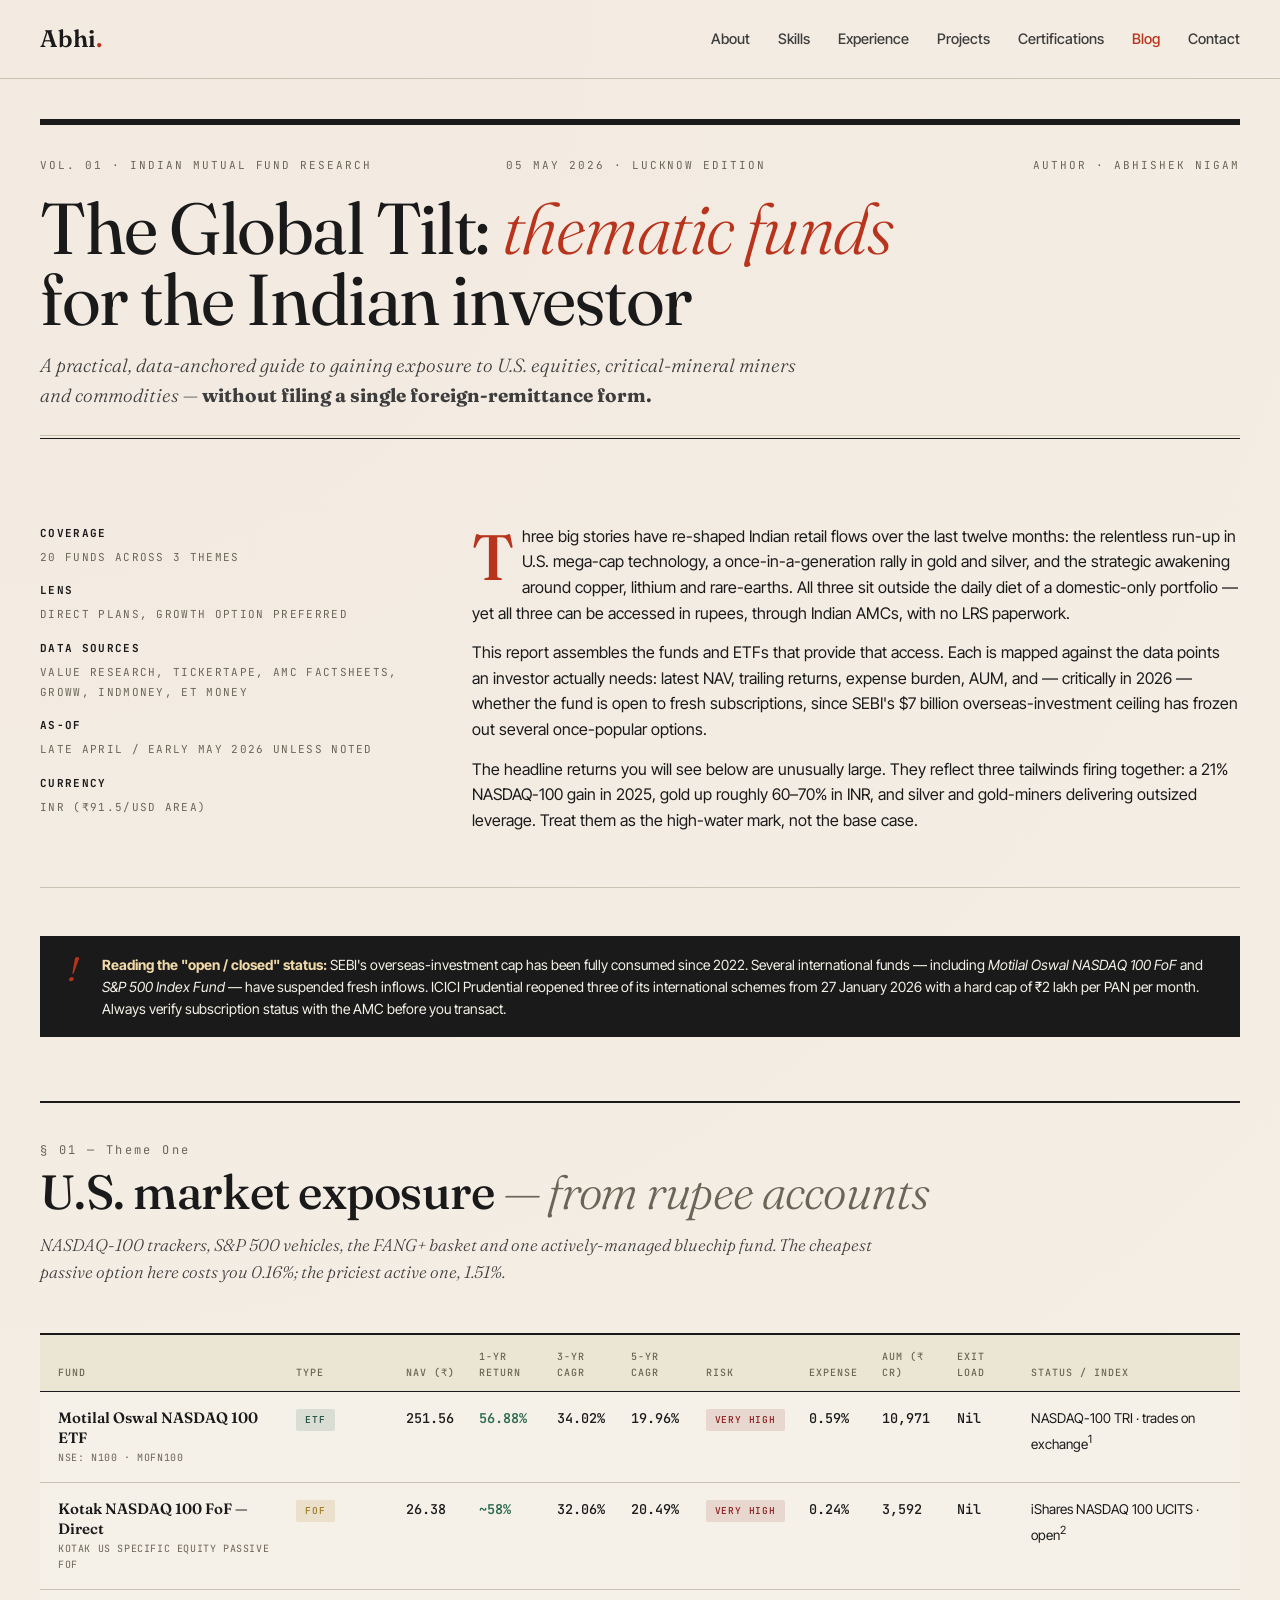
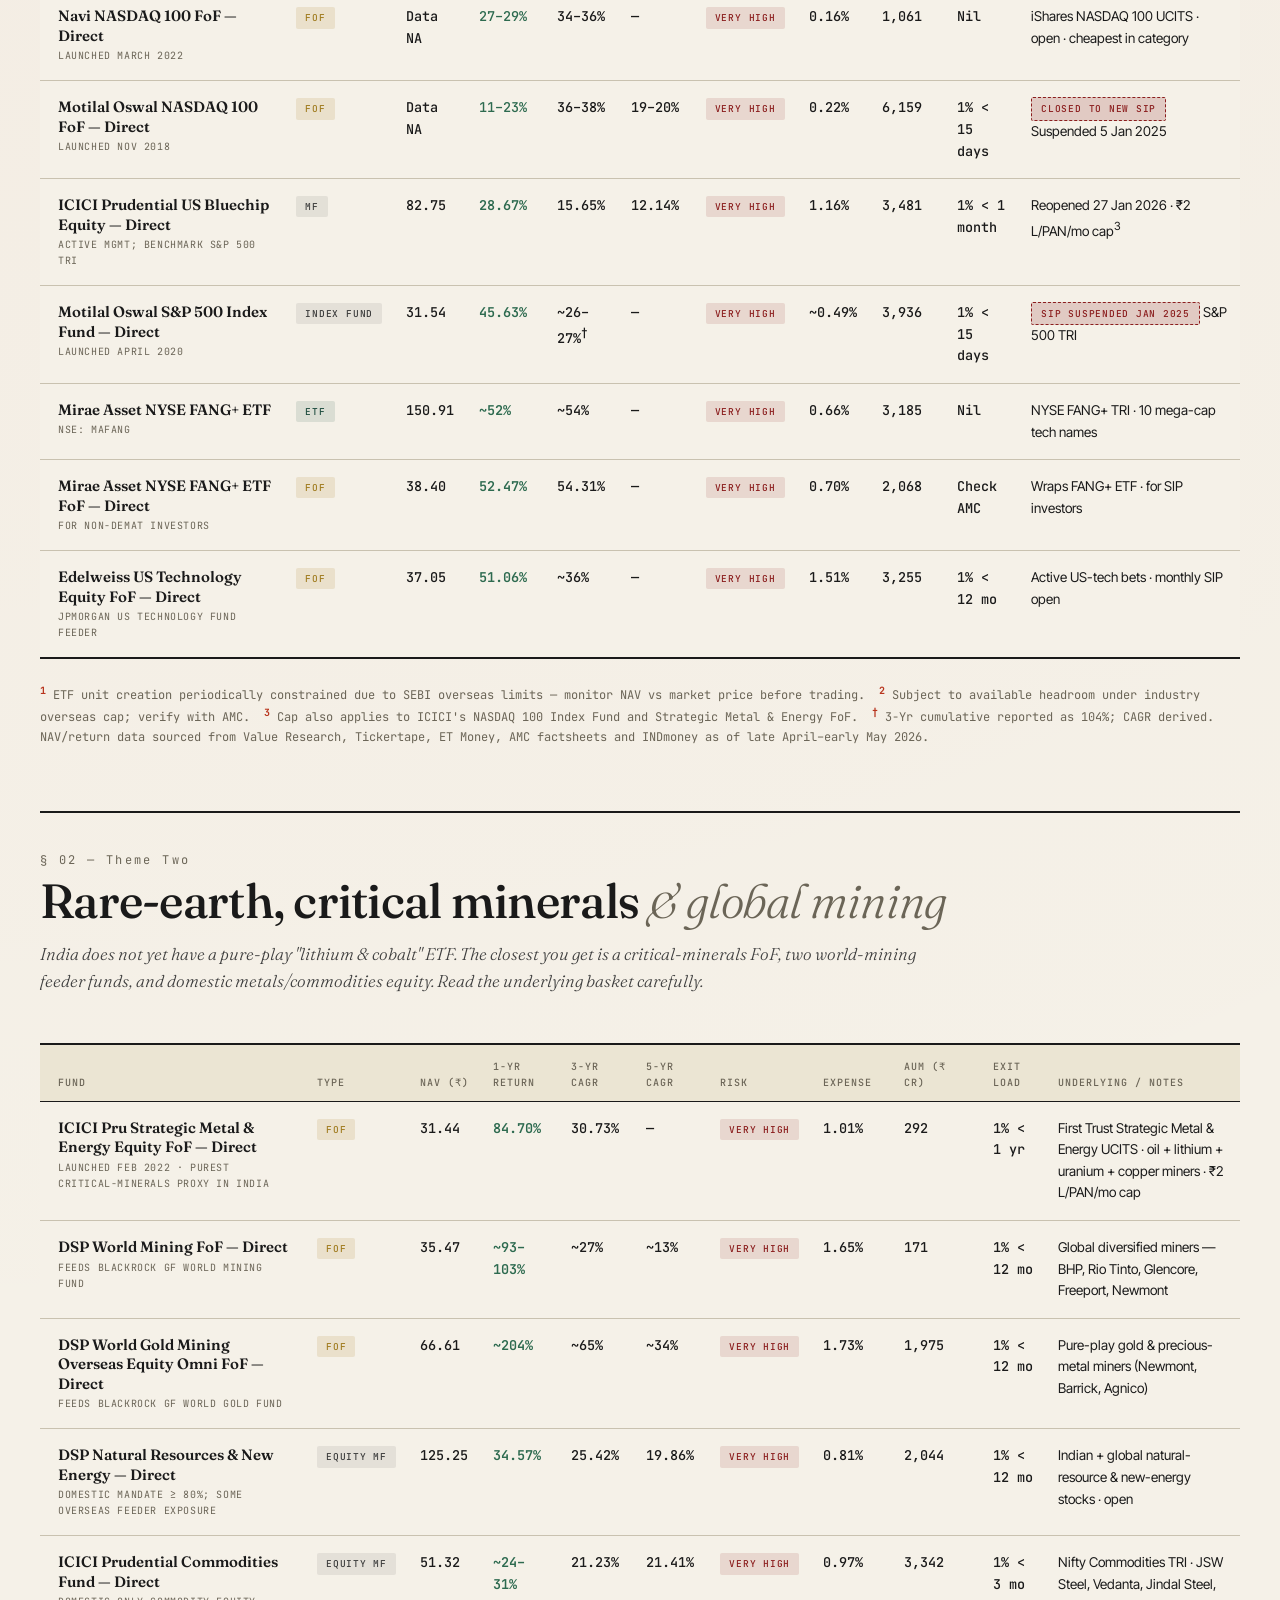
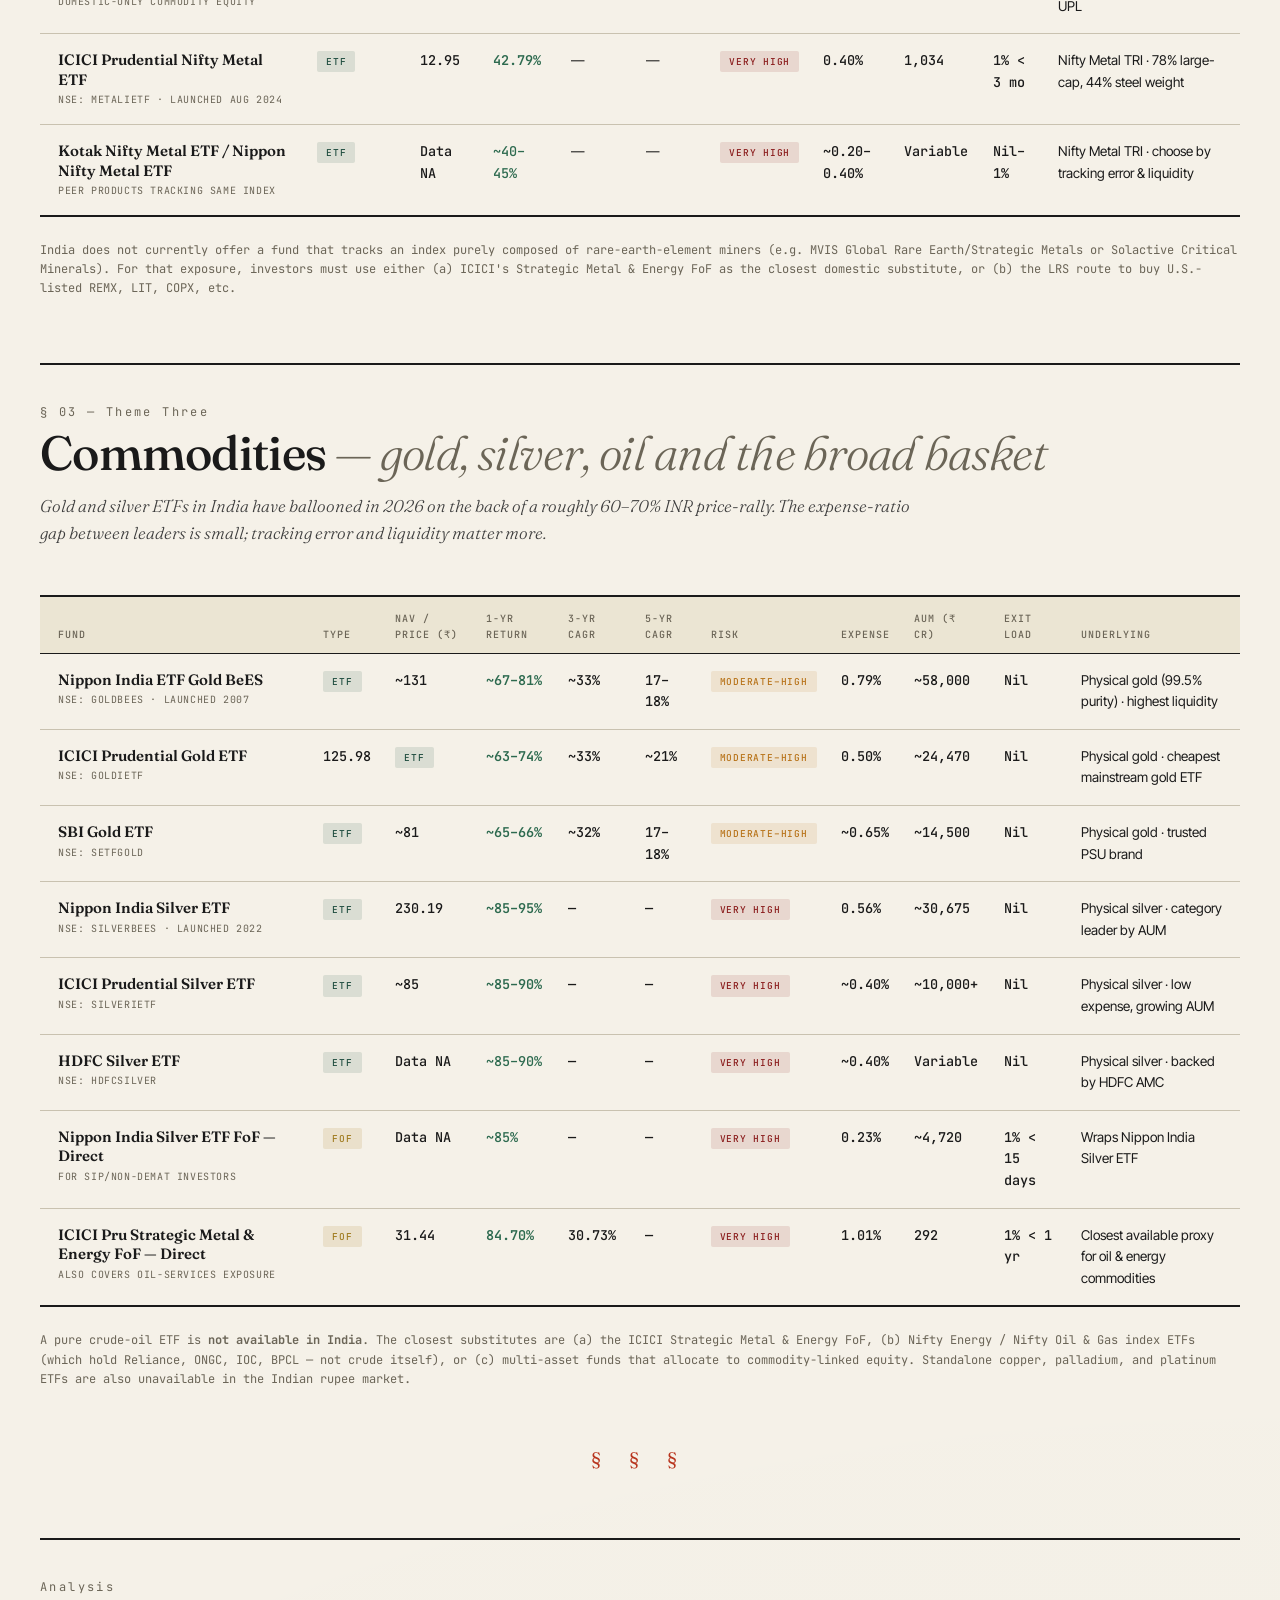
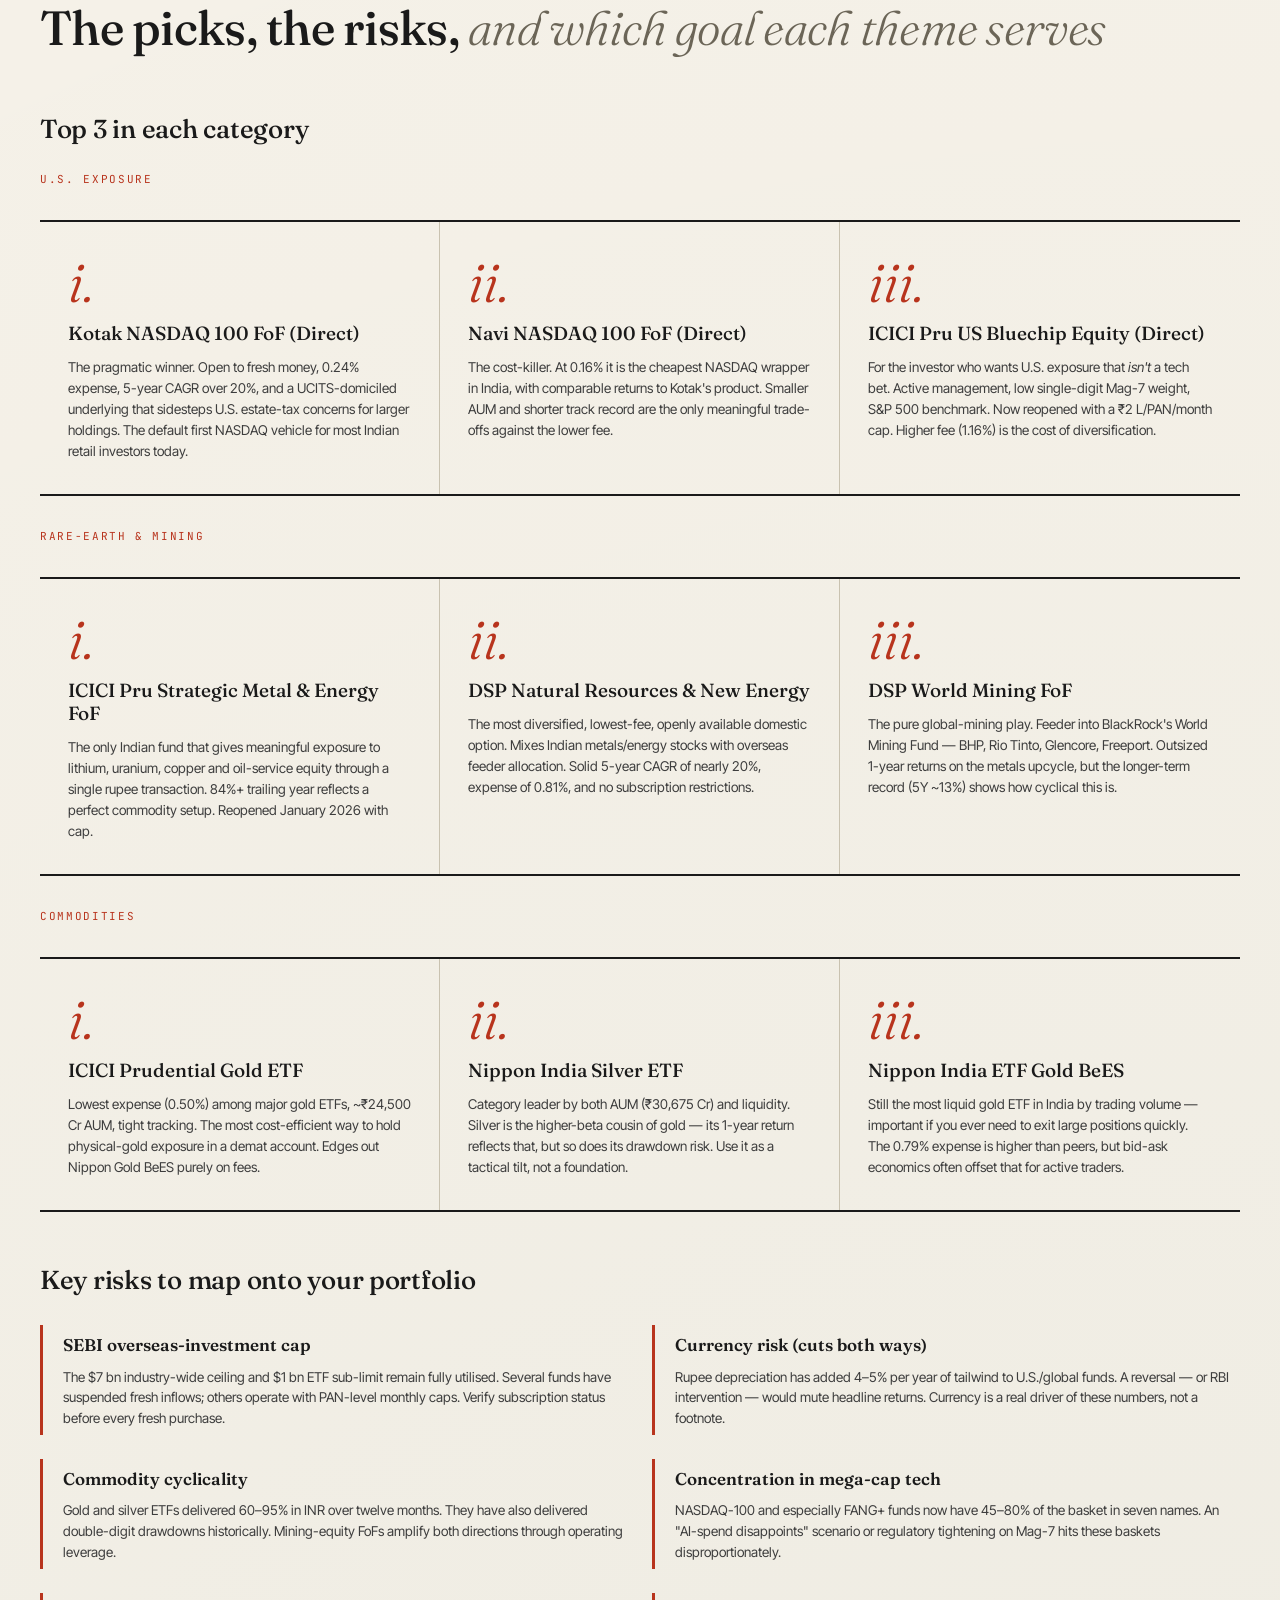
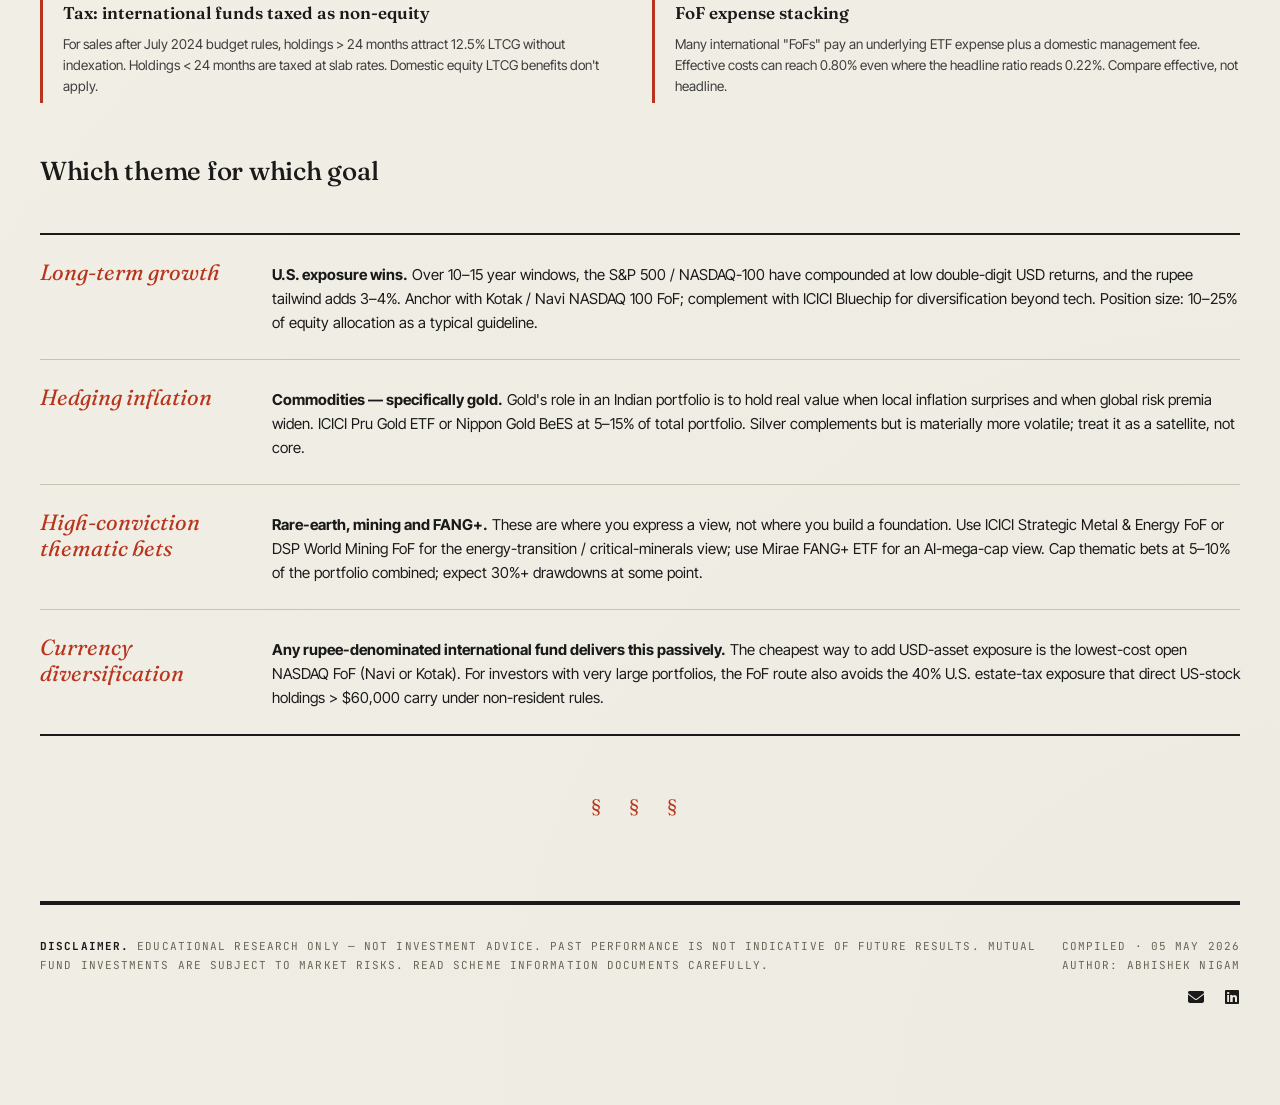
<file: blog.html>
<!DOCTYPE html>
<html lang="en">
<head>
<meta charset="UTF-8">
<meta name="viewport" content="width=device-width, initial-scale=1.0">
<title>Thematic Funds for Indian Investors — May 2026</title>
<link rel="preconnect" href="https://fonts.googleapis.com">
<link rel="preconnect" href="https://fonts.gstatic.com" crossorigin>
<link href="https://fonts.googleapis.com/css2?family=Fraunces:opsz,wght@9..144,300;9..144,400;9..144,500;9..144,600;9..144,700&family=JetBrains+Mono:wght@400;500&family=Inter+Tight:wght@400;500;600;700&display=swap" rel="stylesheet">
<link rel="stylesheet" href="https://cdnjs.cloudflare.com/ajax/libs/font-awesome/6.4.0/css/all.min.css">
<style>
  :root {
    --paper: #f5f1e8;
    --paper-2: #ebe5d3;
    --ink: #1a1a1a;
    --ink-soft: #3d3d3d;
    --muted: #6b6557;
    --line: #c9c2b0;
    --line-strong: #1a1a1a;
    --accent: #b8341d;
    --accent-2: #1f4d3f;
    --gold: #a07b1f;
    --low: #2d6a4f;
    --mod: #b8741b;
    --high: #c44515;
    --very-high: #8b1e1e;
  }
  * { box-sizing: border-box; margin: 0; padding: 0; }
  html { scroll-behavior: smooth; }
  body {
    font-family: 'Inter Tight', sans-serif;
    background: var(--paper);
    color: var(--ink);
    line-height: 1.6;
    font-size: 15px;
    background-image:
      radial-gradient(circle at 0% 0%, rgba(184, 52, 29, 0.04) 0%, transparent 40%),
      radial-gradient(circle at 100% 100%, rgba(31, 77, 63, 0.04) 0%, transparent 40%);
  }

  /* INTEGRATED PORTFOLIO NAVIGATION */
  .portfolio-nav {
    display: flex;
    justify-content: space-between;
    align-items: center;
    padding: 20px 40px;
    border-bottom: 1px solid var(--line);
    background: transparent;
  }
  .portfolio-nav-logo a {
    font-family: 'Fraunces', serif;
    font-size: 24px;
    font-weight: 600;
    color: var(--ink);
    text-decoration: none;
  }
  .portfolio-nav-logo span { color: var(--accent); }
  .portfolio-nav-links {
    display: flex;
    list-style: none;
    gap: 28px;
  }
  .portfolio-nav-links a {
    font-family: 'Inter Tight', sans-serif;
    font-size: 14.5px;
    font-weight: 500;
    color: var(--ink-soft);
    text-decoration: none;
    transition: color 0.2s ease;
  }
  .portfolio-nav-links a:hover,
  .portfolio-nav-links a.active {
    color: var(--accent);
  }

  .container { max-width: 1280px; margin: 0 auto; padding: 40px 40px 60px; }

  /* MASTHEAD */
  .masthead {
    border-top: 6px solid var(--ink);
    border-bottom: 1px solid var(--line);
    padding: 32px 0 24px;
    margin-bottom: 48px;
    position: relative;
  }
  .masthead::after {
    content: ""; position: absolute; bottom: -4px; left: 0; right: 0;
    height: 1px; background: var(--ink);
  }
  .eyebrow {
    font-family: 'JetBrains Mono', monospace;
    font-size: 11px;
    text-transform: uppercase;
    letter-spacing: 0.18em;
    color: var(--muted);
    margin-bottom: 18px;
    display: flex;
    justify-content: space-between;
    flex-wrap: wrap;
    gap: 12px;
  }
  .masthead h1 {
    font-family: 'Fraunces', serif;
    font-weight: 400;
    font-size: clamp(40px, 6vw, 72px);
    line-height: 0.98;
    letter-spacing: -0.02em;
    margin-bottom: 16px;
  }
  .masthead h1 em {
    font-style: italic;
    font-weight: 300;
    color: var(--accent);
  }
  .deck {
    font-family: 'Fraunces', serif;
    font-size: 19px;
    font-weight: 300;
    color: var(--ink-soft);
    max-width: 780px;
    margin-top: 12px;
    font-style: italic;
  }

  /* INTRO */
  .intro {
    display: grid;
    grid-template-columns: 1fr 2fr;
    gap: 48px;
    padding: 40px 0;
    border-bottom: 1px solid var(--line);
    margin-bottom: 48px;
  }
  .intro-side {
    font-family: 'JetBrains Mono', monospace;
    font-size: 11px;
    text-transform: uppercase;
    letter-spacing: 0.12em;
    color: var(--muted);
    line-height: 1.8;
  }
  .intro-side strong { color: var(--ink); display: block; margin-bottom: 4px; }
  .intro-body p { margin-bottom: 14px; font-size: 16px; }
  .intro-body p:first-child::first-letter {
    font-family: 'Fraunces', serif;
    font-size: 64px;
    float: left;
    line-height: 0.9;
    margin: 4px 8px -4px 0;
    font-weight: 500;
    color: var(--accent);
  }

  /* WARNING BAR */
  .warn {
    background: var(--ink);
    color: var(--paper);
    padding: 18px 28px;
    margin: 32px 0;
    display: flex;
    gap: 24px;
    align-items: flex-start;
    font-size: 14px;
    line-height: 1.55;
  }
  .warn-icon {
    font-family: 'Fraunces', serif;
    font-size: 32px;
    line-height: 1;
    color: var(--accent);
    font-style: italic;
    font-weight: 400;
    flex-shrink: 0;
  }
  .warn strong { color: #f0d9a8; }

  /* SECTION HEADER */
  .section-num {
    font-family: 'JetBrains Mono', monospace;
    font-size: 12px;
    color: var(--muted);
    letter-spacing: 0.2em;
    margin-bottom: 6px;
  }
  .section-head {
    border-top: 2px solid var(--ink);
    padding: 38px 0 24px;
    margin-top: 64px;
    margin-bottom: 24px;
  }
  .section-head h2 {
    font-family: 'Fraunces', serif;
    font-size: clamp(32px, 4vw, 48px);
    font-weight: 500;
    letter-spacing: -0.015em;
    line-height: 1.05;
  }
  .section-head h2 .quiet { font-weight: 300; color: var(--muted); font-style: italic; }
  .section-summary {
    font-family: 'Fraunces', serif;
    font-style: italic;
    font-weight: 300;
    font-size: 17px;
    color: var(--ink-soft);
    margin-top: 14px;
    max-width: 880px;
  }

  /* TABLE */
  .table-wrap {
    overflow-x: auto;
    margin: 24px 0;
    border-top: 2px solid var(--ink);
    border-bottom: 2px solid var(--ink);
    background: var(--paper);
  }
  table {
    width: 100%;
    border-collapse: collapse;
    font-size: 13.5px;
    min-width: 1100px;
  }
  thead th {
    font-family: 'JetBrains Mono', monospace;
    font-size: 10px;
    text-transform: uppercase;
    letter-spacing: 0.1em;
    color: var(--muted);
    text-align: left;
    padding: 14px 12px 10px;
    border-bottom: 1px solid var(--line-strong);
    vertical-align: bottom;
    font-weight: 500;
    background: var(--paper-2);
  }
  thead th:first-child { padding-left: 18px; }
  tbody td {
    padding: 16px 12px;
    border-bottom: 1px solid var(--line);
    vertical-align: top;
  }
  tbody td:first-child { padding-left: 18px; }
  tbody tr:last-child td { border-bottom: none; }
  tbody tr:hover { background: rgba(184, 52, 29, 0.03); }
  .fund-name {
    font-weight: 600;
    font-family: 'Fraunces', serif;
    font-size: 15px;
    line-height: 1.3;
    color: var(--ink);
  }
  .fund-sub {
    font-family: 'JetBrains Mono', monospace;
    font-size: 10px;
    color: var(--muted);
    text-transform: uppercase;
    letter-spacing: 0.06em;
    margin-top: 3px;
  }
  .num {
    font-family: 'JetBrains Mono', monospace;
    font-variant-numeric: tabular-nums;
    font-weight: 500;
  }
  .num-pos { color: var(--low); }
  .num-bold { font-weight: 600; }
  .pill {
    display: inline-block;
    padding: 3px 9px;
    font-family: 'JetBrains Mono', monospace;
    font-size: 9.5px;
    text-transform: uppercase;
    letter-spacing: 0.08em;
    font-weight: 500;
    border-radius: 2px;
    white-space: nowrap;
  }
  .pill-low { background: rgba(45, 106, 79, 0.12); color: var(--low); }
  .pill-mod { background: rgba(184, 116, 27, 0.12); color: var(--mod); }
  .pill-high { background: rgba(196, 69, 21, 0.12); color: var(--high); }
  .pill-very-high { background: rgba(139, 30, 30, 0.12); color: var(--very-high); }
  .pill-etf { background: rgba(31, 77, 63, 0.12); color: var(--accent-2); }
  .pill-fof { background: rgba(160, 123, 31, 0.14); color: var(--gold); }
  .pill-mf { background: rgba(26, 26, 26, 0.08); color: var(--ink-soft); }
  .pill-closed { background: rgba(139, 30, 30, 0.18); color: var(--very-high); border: 1px dashed var(--very-high); }
  .footnote {
    font-size: 12px;
    color: var(--muted);
    font-family: 'JetBrains Mono', monospace;
    margin-top: 8px;
    line-height: 1.6;
  }
  .footnote sup { color: var(--accent); font-weight: 700; }

  /* PICKS */
  .picks {
    display: grid;
    grid-template-columns: repeat(3, 1fr);
    gap: 0;
    margin: 32px 0;
    border-top: 2px solid var(--ink);
    border-bottom: 2px solid var(--ink);
  }
  .pick {
    padding: 32px 28px;
    border-right: 1px solid var(--line);
    position: relative;
  }
  .pick:last-child { border-right: none; }
  .pick-rank {
    font-family: 'Fraunces', serif;
    font-style: italic;
    font-weight: 300;
    font-size: 56px;
    line-height: 1;
    color: var(--accent);
    margin-bottom: 12px;
  }
  .pick h4 {
    font-family: 'Fraunces', serif;
    font-size: 19px;
    font-weight: 500;
    line-height: 1.2;
    margin-bottom: 12px;
  }
  .pick p {
    font-size: 13.5px;
    color: var(--ink-soft);
    line-height: 1.55;
  }

  /* ANALYSIS GRID */
  .analysis-grid {
    display: grid;
    grid-template-columns: 1fr 1fr;
    gap: 56px;
    margin: 40px 0;
  }
  .analysis-block {
    border-top: 1px solid var(--line-strong);
    padding-top: 20px;
  }
  .analysis-block h3 {
    font-family: 'Fraunces', serif;
    font-size: 24px;
    font-weight: 500;
    margin-bottom: 14px;
    line-height: 1.2;
  }
  .analysis-block p { margin-bottom: 12px; font-size: 14.5px; }
  .analysis-block .label {
    font-family: 'JetBrains Mono', monospace;
    font-size: 10px;
    text-transform: uppercase;
    letter-spacing: 0.12em;
    color: var(--accent);
    font-weight: 600;
    margin-right: 6px;
  }

  /* USE CASE TABLE */
  .use-cases {
    margin: 40px 0;
    border-top: 2px solid var(--ink);
    border-bottom: 2px solid var(--ink);
  }
  .use-case {
    display: grid;
    grid-template-columns: 200px 1fr;
    padding: 24px 0;
    border-bottom: 1px solid var(--line);
    gap: 32px;
    align-items: baseline;
  }
  .use-case:last-child { border-bottom: none; }
  .use-case-goal {
    font-family: 'Fraunces', serif;
    font-style: italic;
    font-size: 22px;
    font-weight: 400;
    color: var(--accent);
    line-height: 1.2;
  }
  .use-case-text { font-size: 15px; line-height: 1.6; }
  .use-case-text strong { color: var(--ink); }

  /* RISK CARDS */
  .risk-grid {
    display: grid;
    grid-template-columns: repeat(2, 1fr);
    gap: 24px;
    margin-top: 24px;
  }
  .risk-card {
    border-left: 3px solid var(--accent);
    padding: 6px 0 6px 20px;
  }
  .risk-card h5 {
    font-family: 'Fraunces', serif;
    font-size: 17px;
    font-weight: 600;
    margin-bottom: 8px;
  }
  .risk-card p {
    font-size: 13.5px;
    color: var(--ink-soft);
    line-height: 1.55;
  }

  /* FOOTER */
  .colophon {
    margin-top: 80px;
    padding: 32px 0;
    border-top: 4px solid var(--ink);
    font-family: 'JetBrains Mono', monospace;
    font-size: 11px;
    text-transform: uppercase;
    letter-spacing: 0.1em;
    color: var(--muted);
    display: flex;
    justify-content: space-between;
    flex-wrap: wrap;
    gap: 16px;
    line-height: 1.8;
  }
  .colophon-links a {
    color: var(--ink);
    font-size: 16px;
    margin-left: 12px;
    text-decoration: none;
    transition: color 0.2s;
  }
  .colophon-links a:hover { color: var(--accent); }
  .colophon strong { color: var(--ink); }

  /* small ornament */
  .ornament {
    text-align: center;
    margin: 56px 0;
    font-family: 'Fraunces', serif;
    color: var(--accent);
    letter-spacing: 12px;
    font-size: 18px;
  }

  @media (max-width: 900px) {
    .portfolio-nav { flex-direction: column; gap: 16px; padding: 20px; }
    .portfolio-nav-links { flex-wrap: wrap; justify-content: center; gap: 16px; }
    .container { padding: 32px 20px; }
    .intro { grid-template-columns: 1fr; gap: 24px; }
    .picks { grid-template-columns: 1fr; }
    .pick { border-right: none; border-bottom: 1px solid var(--line); }
    .pick:last-child { border-bottom: none; }
    .analysis-grid { grid-template-columns: 1fr; gap: 32px; }
    .use-case { grid-template-columns: 1fr; gap: 4px; }
    .risk-grid { grid-template-columns: 1fr; }
  }
</style>
</head>
<body>

<!-- INTEGRATED NAVIGATION HEADER -->
<nav class="portfolio-nav">
  <div class="portfolio-nav-logo">
      <a href="index.html">Abhi<span>.</span></a>
  </div>
  <ul class="portfolio-nav-links">
      <li><a href="index.html#about">About</a></li>
      <li><a href="index.html#skills">Skills</a></li>
      <li><a href="index.html#experience">Experience</a></li>
      <li><a href="index.html#projects">Projects</a></li>
      <li><a href="index.html#certifications">Certifications</a></li>
      <li><a href="blog.html" class="active">Blog</a></li>
      <li><a href="index.html#contact">Contact</a></li>
  </ul>
</nav>

<div class="container">

<!-- MASTHEAD -->
<header class="masthead">
  <div class="eyebrow">
    <span>Vol. 01 · Indian Mutual Fund Research</span>
    <span>05 May 2026 · Lucknow Edition</span> 
    <br>
    <span>Author · Abhishek Nigam </span>
  </div>
  <h1>The Global Tilt: <em>thematic funds</em><br>for the Indian investor</h1>
  <p class="deck">A practical, data-anchored guide to gaining exposure to U.S. equities, critical-mineral miners and commodities — <strong style="font-style:normal;">without filing a single foreign-remittance form.</strong></p>
</header>

<!-- INTRO -->
<section class="intro">
  <aside class="intro-side">
    <div><strong>Coverage</strong>20 funds across 3 themes</div>
    <div style="margin-top:14px"><strong>Lens</strong>Direct plans, growth option preferred</div>
    <div style="margin-top:14px"><strong>Data sources</strong>Value Research, Tickertape, AMC factsheets, Groww, INDmoney, ET Money</div>
    <div style="margin-top:14px"><strong>As-of</strong>Late April / early May 2026 unless noted</div>
    <div style="margin-top:14px"><strong>Currency</strong>INR (₹91.5/USD area)</div>
  </aside>
  <div class="intro-body">
    <p>Three big stories have re-shaped Indian retail flows over the last twelve months: the relentless run-up in U.S. mega-cap technology, a once-in-a-generation rally in gold and silver, and the strategic awakening around copper, lithium and rare-earths. All three sit outside the daily diet of a domestic-only portfolio — yet all three can be accessed in rupees, through Indian AMCs, with no LRS paperwork.</p>
    <p>This report assembles the funds and ETFs that provide that access. Each is mapped against the data points an investor actually needs: latest NAV, trailing returns, expense burden, AUM, and — critically in 2026 — whether the fund is open to fresh subscriptions, since SEBI's $7 billion overseas-investment ceiling has frozen out several once-popular options.</p>
    <p>The headline returns you will see below are unusually large. They reflect three tailwinds firing together: a 21% NASDAQ-100 gain in 2025, gold up roughly 60–70% in INR, and silver and gold-miners delivering outsized leverage. Treat them as the high-water mark, not the base case.</p>
  </div>
</section>

<div class="warn">
  <span class="warn-icon">!</span>
  <div><strong>Reading the "open / closed" status:</strong> SEBI's overseas-investment cap has been fully consumed since 2022. Several international funds — including <em>Motilal Oswal NASDAQ 100 FoF</em> and <em>S&amp;P 500 Index Fund</em> — have suspended fresh inflows. ICICI Prudential reopened three of its international schemes from 27 January 2026 with a hard cap of ₹2 lakh per PAN per month. Always verify subscription status with the AMC before you transact.</div>
</div>

<!-- ===================== SECTION 1: US ===================== -->
<section class="section-head">
  <div class="section-num">§ 01 — Theme One</div>
  <h2>U.S. market exposure <span class="quiet">— from rupee accounts</span></h2>
  <p class="section-summary">NASDAQ-100 trackers, S&amp;P 500 vehicles, the FANG+ basket and one actively-managed bluechip fund. The cheapest passive option here costs you 0.16%; the priciest active one, 1.51%.</p>
</section>

<div class="table-wrap">
<table>
<thead>
  <tr>
    <th style="min-width:220px">Fund</th>
    <th>Type</th>
    <th>NAV (₹)</th>
    <th>1-Yr Return</th>
    <th>3-Yr CAGR</th>
    <th>5-Yr CAGR</th>
    <th>Risk</th>
    <th>Expense</th>
    <th>AUM (₹ Cr)</th>
    <th>Exit Load</th>
    <th>Status / Index</th>
  </tr>
</thead>
<tbody>
<tr>
  <td><div class="fund-name">Motilal Oswal NASDAQ 100 ETF</div><div class="fund-sub">NSE: N100 · MOFN100</div></td>
  <td><span class="pill pill-etf">ETF</span></td>
  <td class="num">251.56</td>
  <td class="num num-bold num-pos">56.88%</td>
  <td class="num">34.02%</td>
  <td class="num">19.96%</td>
  <td><span class="pill pill-very-high">Very High</span></td>
  <td class="num">0.59%</td>
  <td class="num">10,971</td>
  <td class="num">Nil</td>
  <td>NASDAQ-100 TRI · trades on exchange<sup>1</sup></td>
</tr>
<tr>
  <td><div class="fund-name">Kotak NASDAQ 100 FoF — Direct</div><div class="fund-sub">Kotak US Specific Equity Passive FoF</div></td>
  <td><span class="pill pill-fof">FoF</span></td>
  <td class="num">26.38</td>
  <td class="num num-bold num-pos">~58%</td>
  <td class="num">32.06%</td>
  <td class="num">20.49%</td>
  <td><span class="pill pill-very-high">Very High</span></td>
  <td class="num">0.24%</td>
  <td class="num">3,592</td>
  <td class="num">Nil</td>
  <td>iShares NASDAQ 100 UCITS · open<sup>2</sup></td>
</tr>
<tr>
  <td><div class="fund-name">Navi NASDAQ 100 FoF — Direct</div><div class="fund-sub">launched March 2022</div></td>
  <td><span class="pill pill-fof">FoF</span></td>
  <td class="num">Data NA</td>
  <td class="num num-pos">27–29%</td>
  <td class="num">34–36%</td>
  <td class="num">—</td>
  <td><span class="pill pill-very-high">Very High</span></td>
  <td class="num">0.16%</td>
  <td class="num">1,061</td>
  <td class="num">Nil</td>
  <td>iShares NASDAQ 100 UCITS · open · cheapest in category</td>
</tr>
<tr>
  <td><div class="fund-name">Motilal Oswal NASDAQ 100 FoF — Direct</div><div class="fund-sub">launched Nov 2018</div></td>
  <td><span class="pill pill-fof">FoF</span></td>
  <td class="num">Data NA</td>
  <td class="num num-pos">11–23%</td>
  <td class="num">36–38%</td>
  <td class="num">19–20%</td>
  <td><span class="pill pill-very-high">Very High</span></td>
  <td class="num">0.22%</td>
  <td class="num">6,159</td>
  <td class="num">1% &lt; 15 days</td>
  <td><span class="pill pill-closed">Closed to new SIP</span> Suspended 5 Jan 2025</td>
</tr>
<tr>
  <td><div class="fund-name">ICICI Prudential US Bluechip Equity — Direct</div><div class="fund-sub">active mgmt; benchmark S&amp;P 500 TRI</div></td>
  <td><span class="pill pill-mf">MF</span></td>
  <td class="num">82.75</td>
  <td class="num num-bold num-pos">28.67%</td>
  <td class="num">15.65%</td>
  <td class="num">12.14%</td>
  <td><span class="pill pill-very-high">Very High</span></td>
  <td class="num">1.16%</td>
  <td class="num">3,481</td>
  <td class="num">1% &lt; 1 month</td>
  <td>Reopened 27 Jan 2026 · ₹2 L/PAN/mo cap<sup>3</sup></td>
</tr>
<tr>
  <td><div class="fund-name">Motilal Oswal S&amp;P 500 Index Fund — Direct</div><div class="fund-sub">launched April 2020</div></td>
  <td><span class="pill pill-mf">Index Fund</span></td>
  <td class="num">31.54</td>
  <td class="num num-bold num-pos">45.63%</td>
  <td class="num">~26–27%<sup>†</sup></td>
  <td class="num">—</td>
  <td><span class="pill pill-very-high">Very High</span></td>
  <td class="num">~0.49%</td>
  <td class="num">3,936</td>
  <td class="num">1% &lt; 15 days</td>
  <td><span class="pill pill-closed">SIP suspended Jan 2025</span> S&amp;P 500 TRI</td>
</tr>
<tr>
  <td><div class="fund-name">Mirae Asset NYSE FANG+ ETF</div><div class="fund-sub">NSE: MAFANG</div></td>
  <td><span class="pill pill-etf">ETF</span></td>
  <td class="num">150.91</td>
  <td class="num num-bold num-pos">~52%</td>
  <td class="num">~54%</td>
  <td class="num">—</td>
  <td><span class="pill pill-very-high">Very High</span></td>
  <td class="num">0.66%</td>
  <td class="num">3,185</td>
  <td class="num">Nil</td>
  <td>NYSE FANG+ TRI · 10 mega-cap tech names</td>
</tr>
<tr>
  <td><div class="fund-name">Mirae Asset NYSE FANG+ ETF FoF — Direct</div><div class="fund-sub">for non-demat investors</div></td>
  <td><span class="pill pill-fof">FoF</span></td>
  <td class="num">38.40</td>
  <td class="num num-bold num-pos">52.47%</td>
  <td class="num">54.31%</td>
  <td class="num">—</td>
  <td><span class="pill pill-very-high">Very High</span></td>
  <td class="num">0.70%</td>
  <td class="num">2,068</td>
  <td class="num">Check AMC</td>
  <td>Wraps FANG+ ETF · for SIP investors</td>
</tr>
<tr>
  <td><div class="fund-name">Edelweiss US Technology Equity FoF — Direct</div><div class="fund-sub">JPMorgan US Technology Fund feeder</div></td>
  <td><span class="pill pill-fof">FoF</span></td>
  <td class="num">37.05</td>
  <td class="num num-bold num-pos">51.06%</td>
  <td class="num">~36%</td>
  <td class="num">—</td>
  <td><span class="pill pill-very-high">Very High</span></td>
  <td class="num">1.51%</td>
  <td class="num">3,255</td>
  <td class="num">1% &lt; 12 mo</td>
  <td>Active US-tech bets · monthly SIP open</td>
</tr>
</tbody>
</table>
</div>

<p class="footnote">
<sup>1</sup> ETF unit creation periodically constrained due to SEBI overseas limits — monitor NAV vs market price before trading.&nbsp;
<sup>2</sup> Subject to available headroom under industry overseas cap; verify with AMC.&nbsp;
<sup>3</sup> Cap also applies to ICICI's NASDAQ 100 Index Fund and Strategic Metal &amp; Energy FoF.&nbsp;
<sup>†</sup> 3-Yr cumulative reported as 104%; CAGR derived. NAV/return data sourced from Value Research, Tickertape, ET Money, AMC factsheets and INDmoney as of late April–early May 2026.
</p>

<!-- ===================== SECTION 2: RARE EARTH / MINING ===================== -->
<section class="section-head">
  <div class="section-num">§ 02 — Theme Two</div>
  <h2>Rare-earth, critical minerals <span class="quiet">&amp; global mining</span></h2>
  <p class="section-summary">India does not yet have a pure-play "lithium &amp; cobalt" ETF. The closest you get is a critical-minerals FoF, two world-mining feeder funds, and domestic metals/commodities equity. Read the underlying basket carefully.</p>
</section>

<div class="table-wrap">
<table>
<thead>
  <tr>
    <th style="min-width:220px">Fund</th>
    <th>Type</th>
    <th>NAV (₹)</th>
    <th>1-Yr Return</th>
    <th>3-Yr CAGR</th>
    <th>5-Yr CAGR</th>
    <th>Risk</th>
    <th>Expense</th>
    <th>AUM (₹ Cr)</th>
    <th>Exit Load</th>
    <th>Underlying / Notes</th>
  </tr>
</thead>
<tbody>
<tr>
  <td><div class="fund-name">ICICI Pru Strategic Metal &amp; Energy Equity FoF — Direct</div><div class="fund-sub">launched Feb 2022 · purest critical-minerals proxy in India</div></td>
  <td><span class="pill pill-fof">FoF</span></td>
  <td class="num">31.44</td>
  <td class="num num-bold num-pos">84.70%</td>
  <td class="num">30.73%</td>
  <td class="num">—</td>
  <td><span class="pill pill-very-high">Very High</span></td>
  <td class="num">1.01%</td>
  <td class="num">292</td>
  <td class="num">1% &lt; 1 yr</td>
  <td>First Trust Strategic Metal &amp; Energy UCITS · oil + lithium + uranium + copper miners · ₹2 L/PAN/mo cap</td>
</tr>
<tr>
  <td><div class="fund-name">DSP World Mining FoF — Direct</div><div class="fund-sub">feeds BlackRock GF World Mining Fund</div></td>
  <td><span class="pill pill-fof">FoF</span></td>
  <td class="num">35.47</td>
  <td class="num num-bold num-pos">~93–103%</td>
  <td class="num">~27%</td>
  <td class="num">~13%</td>
  <td><span class="pill pill-very-high">Very High</span></td>
  <td class="num">1.65%</td>
  <td class="num">171</td>
  <td class="num">1% &lt; 12 mo</td>
  <td>Global diversified miners — BHP, Rio Tinto, Glencore, Freeport, Newmont</td>
</tr>
<tr>
  <td><div class="fund-name">DSP World Gold Mining Overseas Equity Omni FoF — Direct</div><div class="fund-sub">feeds BlackRock GF World Gold Fund</div></td>
  <td><span class="pill pill-fof">FoF</span></td>
  <td class="num">66.61</td>
  <td class="num num-bold num-pos">~204%</td>
  <td class="num">~65%</td>
  <td class="num">~34%</td>
  <td><span class="pill pill-very-high">Very High</span></td>
  <td class="num">1.73%</td>
  <td class="num">1,975</td>
  <td class="num">1% &lt; 12 mo</td>
  <td>Pure-play gold &amp; precious-metal miners (Newmont, Barrick, Agnico)</td>
</tr>
<tr>
  <td><div class="fund-name">DSP Natural Resources &amp; New Energy — Direct</div><div class="fund-sub">domestic mandate ≥ 80%; some overseas feeder exposure</div></td>
  <td><span class="pill pill-mf">Equity MF</span></td>
  <td class="num">125.25</td>
  <td class="num num-bold num-pos">34.57%</td>
  <td class="num">25.42%</td>
  <td class="num">19.86%</td>
  <td><span class="pill pill-very-high">Very High</span></td>
  <td class="num">0.81%</td>
  <td class="num">2,044</td>
  <td class="num">1% &lt; 12 mo</td>
  <td>Indian + global natural-resource &amp; new-energy stocks · open</td>
</tr>
<tr>
  <td><div class="fund-name">ICICI Prudential Commodities Fund — Direct</div><div class="fund-sub">domestic-only commodity equity</div></td>
  <td><span class="pill pill-mf">Equity MF</span></td>
  <td class="num">51.32</td>
  <td class="num num-bold num-pos">~24–31%</td>
  <td class="num">21.23%</td>
  <td class="num">21.41%</td>
  <td><span class="pill pill-very-high">Very High</span></td>
  <td class="num">0.97%</td>
  <td class="num">3,342</td>
  <td class="num">1% &lt; 3 mo</td>
  <td>Nifty Commodities TRI · JSW Steel, Vedanta, Jindal Steel, UPL</td>
</tr>
<tr>
  <td><div class="fund-name">ICICI Prudential Nifty Metal ETF</div><div class="fund-sub">NSE: METALIETF · launched Aug 2024</div></td>
  <td><span class="pill pill-etf">ETF</span></td>
  <td class="num">12.95</td>
  <td class="num num-bold num-pos">42.79%</td>
  <td>—</td>
  <td>—</td>
  <td><span class="pill pill-very-high">Very High</span></td>
  <td class="num">0.40%</td>
  <td class="num">1,034</td>
  <td class="num">1% &lt; 3 mo</td>
  <td>Nifty Metal TRI · 78% large-cap, 44% steel weight</td>
</tr>
<tr>
  <td><div class="fund-name">Kotak Nifty Metal ETF / Nippon Nifty Metal ETF</div><div class="fund-sub">peer products tracking same index</div></td>
  <td><span class="pill pill-etf">ETF</span></td>
  <td class="num">Data NA</td>
  <td class="num num-pos">~40–45%</td>
  <td>—</td>
  <td>—</td>
  <td><span class="pill pill-very-high">Very High</span></td>
  <td class="num">~0.20–0.40%</td>
  <td class="num">Variable</td>
  <td class="num">Nil–1%</td>
  <td>Nifty Metal TRI · choose by tracking error &amp; liquidity</td>
</tr>
</tbody>
</table>
</div>

<p class="footnote">
India does not currently offer a fund that tracks an index purely composed of rare-earth-element miners (e.g. MVIS Global Rare Earth/Strategic Metals or Solactive Critical Minerals). For that exposure, investors must use either (a) ICICI's Strategic Metal &amp; Energy FoF as the closest domestic substitute, or (b) the LRS route to buy U.S.-listed REMX, LIT, COPX, etc.
</p>

<!-- ===================== SECTION 3: COMMODITIES ===================== -->
<section class="section-head">
  <div class="section-num">§ 03 — Theme Three</div>
  <h2>Commodities <span class="quiet">— gold, silver, oil and the broad basket</span></h2>
  <p class="section-summary">Gold and silver ETFs in India have ballooned in 2026 on the back of a roughly 60–70% INR price-rally. The expense-ratio gap between leaders is small; tracking error and liquidity matter more.</p>
</section>

<div class="table-wrap">
<table>
<thead>
  <tr>
    <th style="min-width:220px">Fund</th>
    <th>Type</th>
    <th>NAV / Price (₹)</th>
    <th>1-Yr Return</th>
    <th>3-Yr CAGR</th>
    <th>5-Yr CAGR</th>
    <th>Risk</th>
    <th>Expense</th>
    <th>AUM (₹ Cr)</th>
    <th>Exit Load</th>
    <th>Underlying</th>
  </tr>
</thead>
<tbody>
<tr>
  <td><div class="fund-name">Nippon India ETF Gold BeES</div><div class="fund-sub">NSE: GOLDBEES · launched 2007</div></td>
  <td><span class="pill pill-etf">ETF</span></td>
  <td class="num">~131</td>
  <td class="num num-bold num-pos">~67–81%</td>
  <td class="num">~33%</td>
  <td class="num">17–18%</td>
  <td><span class="pill pill-mod">Moderate–High</span></td>
  <td class="num">0.79%</td>
  <td class="num">~58,000</td>
  <td class="num">Nil</td>
  <td>Physical gold (99.5% purity) · highest liquidity</td>
</tr>
<tr>
  <td><div class="fund-name">ICICI Prudential Gold ETF</div><div class="fund-sub">NSE: GOLDIETF</div></td>
  <td class="num">125.98</td>
  <td><span class="pill pill-etf">ETF</span></td>
  <td class="num num-bold num-pos">~63–74%</td>
  <td class="num">~33%</td>
  <td class="num">~21%</td>
  <td><span class="pill pill-mod">Moderate–High</span></td>
  <td class="num">0.50%</td>
  <td class="num">~24,470</td>
  <td class="num">Nil</td>
  <td>Physical gold · cheapest mainstream gold ETF</td>
</tr>
<tr>
  <td><div class="fund-name">SBI Gold ETF</div><div class="fund-sub">NSE: SETFGOLD</div></td>
  <td><span class="pill pill-etf">ETF</span></td>
  <td class="num">~81</td>
  <td class="num num-bold num-pos">~65–66%</td>
  <td class="num">~32%</td>
  <td class="num">17–18%</td>
  <td><span class="pill pill-mod">Moderate–High</span></td>
  <td class="num">~0.65%</td>
  <td class="num">~14,500</td>
  <td class="num">Nil</td>
  <td>Physical gold · trusted PSU brand</td>
</tr>
<tr>
  <td><div class="fund-name">Nippon India Silver ETF</div><div class="fund-sub">NSE: SILVERBEES · launched 2022</div></td>
  <td><span class="pill pill-etf">ETF</span></td>
  <td class="num">230.19</td>
  <td class="num num-bold num-pos">~85–95%</td>
  <td class="num">—</td>
  <td class="num">—</td>
  <td><span class="pill pill-very-high">Very High</span></td>
  <td class="num">0.56%</td>
  <td class="num">~30,675</td>
  <td class="num">Nil</td>
  <td>Physical silver · category leader by AUM</td>
</tr>
<tr>
  <td><div class="fund-name">ICICI Prudential Silver ETF</div><div class="fund-sub">NSE: SILVERIETF</div></td>
  <td><span class="pill pill-etf">ETF</span></td>
  <td class="num">~85</td>
  <td class="num num-bold num-pos">~85–90%</td>
  <td class="num">—</td>
  <td class="num">—</td>
  <td><span class="pill pill-very-high">Very High</span></td>
  <td class="num">~0.40%</td>
  <td class="num">~10,000+</td>
  <td class="num">Nil</td>
  <td>Physical silver · low expense, growing AUM</td>
</tr>
<tr>
  <td><div class="fund-name">HDFC Silver ETF</div><div class="fund-sub">NSE: HDFCSILVER</div></td>
  <td><span class="pill pill-etf">ETF</span></td>
  <td class="num">Data NA</td>
  <td class="num num-pos">~85–90%</td>
  <td class="num">—</td>
  <td class="num">—</td>
  <td><span class="pill pill-very-high">Very High</span></td>
  <td class="num">~0.40%</td>
  <td class="num">Variable</td>
  <td class="num">Nil</td>
  <td>Physical silver · backed by HDFC AMC</td>
</tr>
<tr>
  <td><div class="fund-name">Nippon India Silver ETF FoF — Direct</div><div class="fund-sub">for SIP/non-demat investors</div></td>
  <td><span class="pill pill-fof">FoF</span></td>
  <td class="num">Data NA</td>
  <td class="num num-pos">~85%</td>
  <td class="num">—</td>
  <td class="num">—</td>
  <td><span class="pill pill-very-high">Very High</span></td>
  <td class="num">0.23%</td>
  <td class="num">~4,720</td>
  <td class="num">1% &lt; 15 days</td>
  <td>Wraps Nippon India Silver ETF</td>
</tr>
<tr>
  <td><div class="fund-name">ICICI Pru Strategic Metal &amp; Energy FoF — Direct</div><div class="fund-sub">also covers oil-services exposure</div></td>
  <td><span class="pill pill-fof">FoF</span></td>
  <td class="num">31.44</td>
  <td class="num num-bold num-pos">84.70%</td>
  <td class="num">30.73%</td>
  <td class="num">—</td>
  <td><span class="pill pill-very-high">Very High</span></td>
  <td class="num">1.01%</td>
  <td class="num">292</td>
  <td class="num">1% &lt; 1 yr</td>
  <td>Closest available proxy for oil &amp; energy commodities</td>
</tr>
</tbody>
</table>
</div>

<p class="footnote">
A pure crude-oil ETF is <strong>not available in India</strong>. The closest substitutes are (a) the ICICI Strategic Metal &amp; Energy FoF, (b) Nifty Energy / Nifty Oil &amp; Gas index ETFs (which hold Reliance, ONGC, IOC, BPCL — not crude itself), or (c) multi-asset funds that allocate to commodity-linked equity. Standalone copper, palladium, and platinum ETFs are also unavailable in the Indian rupee market.
</p>

<!-- ANALYSIS SECTION -->
<div class="ornament">§ § §</div>

<section class="section-head">
  <div class="section-num">Analysis</div>
  <h2>The picks, the risks, <span class="quiet">and which goal each theme serves</span></h2>
</section>

<h3 style="font-family:'Fraunces',serif; font-weight:500; font-size:26px; margin:32px 0 8px; letter-spacing:-0.01em;">Top 3 in each category</h3>

<!-- US PICKS -->
<p style="font-family:'JetBrains Mono',monospace; text-transform:uppercase; font-size:11px; letter-spacing:0.15em; color:var(--accent); margin:20px 0 0;">U.S. exposure</p>
<div class="picks">
  <div class="pick">
    <div class="pick-rank">i.</div>
    <h4>Kotak NASDAQ 100 FoF (Direct)</h4>
    <p>The pragmatic winner. Open to fresh money, 0.24% expense, 5-year CAGR over 20%, and a UCITS-domiciled underlying that sidesteps U.S. estate-tax concerns for larger holdings. The default first NASDAQ vehicle for most Indian retail investors today.</p>
  </div>
  <div class="pick">
    <div class="pick-rank">ii.</div>
    <h4>Navi NASDAQ 100 FoF (Direct)</h4>
    <p>The cost-killer. At 0.16% it is the cheapest NASDAQ wrapper in India, with comparable returns to Kotak's product. Smaller AUM and shorter track record are the only meaningful trade-offs against the lower fee.</p>
  </div>
  <div class="pick">
    <div class="pick-rank">iii.</div>
    <h4>ICICI Pru US Bluechip Equity (Direct)</h4>
    <p>For the investor who wants U.S. exposure that <em>isn't</em> a tech bet. Active management, low single-digit Mag-7 weight, S&amp;P 500 benchmark. Now reopened with a ₹2 L/PAN/month cap. Higher fee (1.16%) is the cost of diversification.</p>
  </div>
</div>

<!-- RARE EARTH PICKS -->
<p style="font-family:'JetBrains Mono',monospace; text-transform:uppercase; font-size:11px; letter-spacing:0.15em; color:var(--accent); margin:32px 0 0;">Rare-earth &amp; mining</p>
<div class="picks">
  <div class="pick">
    <div class="pick-rank">i.</div>
    <h4>ICICI Pru Strategic Metal &amp; Energy FoF</h4>
    <p>The only Indian fund that gives meaningful exposure to lithium, uranium, copper and oil-service equity through a single rupee transaction. 84%+ trailing year reflects a perfect commodity setup. Reopened January 2026 with cap.</p>
  </div>
  <div class="pick">
    <div class="pick-rank">ii.</div>
    <h4>DSP Natural Resources &amp; New Energy</h4>
    <p>The most diversified, lowest-fee, openly available domestic option. Mixes Indian metals/energy stocks with overseas feeder allocation. Solid 5-year CAGR of nearly 20%, expense of 0.81%, and no subscription restrictions.</p>
  </div>
  <div class="pick">
    <div class="pick-rank">iii.</div>
    <h4>DSP World Mining FoF</h4>
    <p>The pure global-mining play. Feeder into BlackRock's World Mining Fund — BHP, Rio Tinto, Glencore, Freeport. Outsized 1-year returns on the metals upcycle, but the longer-term record (5Y ~13%) shows how cyclical this is.</p>
  </div>
</div>

<!-- COMMODITY PICKS -->
<p style="font-family:'JetBrains Mono',monospace; text-transform:uppercase; font-size:11px; letter-spacing:0.15em; color:var(--accent); margin:32px 0 0;">Commodities</p>
<div class="picks">
  <div class="pick">
    <div class="pick-rank">i.</div>
    <h4>ICICI Prudential Gold ETF</h4>
    <p>Lowest expense (0.50%) among major gold ETFs, ~₹24,500 Cr AUM, tight tracking. The most cost-efficient way to hold physical-gold exposure in a demat account. Edges out Nippon Gold BeES purely on fees.</p>
  </div>
  <div class="pick">
    <div class="pick-rank">ii.</div>
    <h4>Nippon India Silver ETF</h4>
    <p>Category leader by both AUM (₹30,675 Cr) and liquidity. Silver is the higher-beta cousin of gold — its 1-year return reflects that, but so does its drawdown risk. Use it as a tactical tilt, not a foundation.</p>
  </div>
  <div class="pick">
    <div class="pick-rank">iii.</div>
    <h4>Nippon India ETF Gold BeES</h4>
    <p>Still the most liquid gold ETF in India by trading volume — important if you ever need to exit large positions quickly. The 0.79% expense is higher than peers, but bid-ask economics often offset that for active traders.</p>
  </div>
</div>

<!-- KEY RISKS -->
<h3 style="font-family:'Fraunces',serif; font-weight:500; font-size:26px; margin:48px 0 8px; letter-spacing:-0.01em;">Key risks to map onto your portfolio</h3>

<div class="risk-grid">
  <div class="risk-card">
    <h5>SEBI overseas-investment cap</h5>
    <p>The $7 bn industry-wide ceiling and $1 bn ETF sub-limit remain fully utilised. Several funds have suspended fresh inflows; others operate with PAN-level monthly caps. Verify subscription status before every fresh purchase.</p>
  </div>
  <div class="risk-card">
    <h5>Currency risk (cuts both ways)</h5>
    <p>Rupee depreciation has added 4–5% per year of tailwind to U.S./global funds. A reversal — or RBI intervention — would mute headline returns. Currency is a real driver of these numbers, not a footnote.</p>
  </div>
  <div class="risk-card">
    <h5>Commodity cyclicality</h5>
    <p>Gold and silver ETFs delivered 60–95% in INR over twelve months. They have also delivered double-digit drawdowns historically. Mining-equity FoFs amplify both directions through operating leverage.</p>
  </div>
  <div class="risk-card">
    <h5>Concentration in mega-cap tech</h5>
    <p>NASDAQ-100 and especially FANG+ funds now have 45–80% of the basket in seven names. An "AI-spend disappoints" scenario or regulatory tightening on Mag-7 hits these baskets disproportionately.</p>
  </div>
  <div class="risk-card">
    <h5>Tax: international funds taxed as non-equity</h5>
    <p>For sales after July 2024 budget rules, holdings &gt; 24 months attract 12.5% LTCG without indexation. Holdings &lt; 24 months are taxed at slab rates. Domestic equity LTCG benefits don't apply.</p>
  </div>
  <div class="risk-card">
    <h5>FoF expense stacking</h5>
    <p>Many international "FoFs" pay an underlying ETF expense plus a domestic management fee. Effective costs can reach 0.80% even where the headline ratio reads 0.22%. Compare effective, not headline.</p>
  </div>
</div>

<!-- USE CASE TABLE -->
<h3 style="font-family:'Fraunces',serif; font-weight:500; font-size:26px; margin:48px 0 8px; letter-spacing:-0.01em;">Which theme for which goal</h3>

<div class="use-cases">
  <div class="use-case">
    <div class="use-case-goal">Long-term growth</div>
    <div class="use-case-text"><strong>U.S. exposure wins.</strong> Over 10–15 year windows, the S&amp;P 500 / NASDAQ-100 have compounded at low double-digit USD returns, and the rupee tailwind adds 3–4%. Anchor with Kotak / Navi NASDAQ 100 FoF; complement with ICICI Bluechip for diversification beyond tech. Position size: 10–25% of equity allocation as a typical guideline.</div>
  </div>
  <div class="use-case">
    <div class="use-case-goal">Hedging inflation</div>
    <div class="use-case-text"><strong>Commodities — specifically gold.</strong> Gold's role in an Indian portfolio is to hold real value when local inflation surprises and when global risk premia widen. ICICI Pru Gold ETF or Nippon Gold BeES at 5–15% of total portfolio. Silver complements but is materially more volatile; treat it as a satellite, not core.</div>
  </div>
  <div class="use-case">
    <div class="use-case-goal">High-conviction thematic bets</div>
    <div class="use-case-text"><strong>Rare-earth, mining and FANG+.</strong> These are where you express a view, not where you build a foundation. Use ICICI Strategic Metal &amp; Energy FoF or DSP World Mining FoF for the energy-transition / critical-minerals view; use Mirae FANG+ ETF for an AI-mega-cap view. Cap thematic bets at 5–10% of the portfolio combined; expect 30%+ drawdowns at some point.</div>
  </div>
  <div class="use-case">
    <div class="use-case-goal">Currency diversification</div>
    <div class="use-case-text"><strong>Any rupee-denominated international fund delivers this passively.</strong> The cheapest way to add USD-asset exposure is the lowest-cost open NASDAQ FoF (Navi or Kotak). For investors with very large portfolios, the FoF route also avoids the 40% U.S. estate-tax exposure that direct US-stock holdings &gt; $60,000 carry under non-resident rules.</div>
  </div>
</div>

<div class="ornament">§ § §</div>

<!-- UPDATED FOOTER -->
<footer class="colophon">
  <div style="flex: 1; min-width: 300px;">
    <strong>Disclaimer.</strong> Educational research only — not investment advice. Past performance is not indicative of future results. Mutual fund investments are subject to market risks. Read scheme information documents carefully.
  </div>
  <div style="text-align: right;">
    Compiled · 05 May 2026<br>
    Author: Abhishek Nigam
    <div class="colophon-links" style="margin-top: 8px;">
        <a href="mailto:abnigam.ai@gmail.com" aria-label="Email"><i class="fas fa-envelope"></i></a>
        <a href="https://linkedin.com/in/abhisheknigam-" target="_blank" aria-label="LinkedIn"><i class="fab fa-linkedin"></i></a>
    </div>
  </div>
</footer>

</div>
</body>
</html>
</file>
